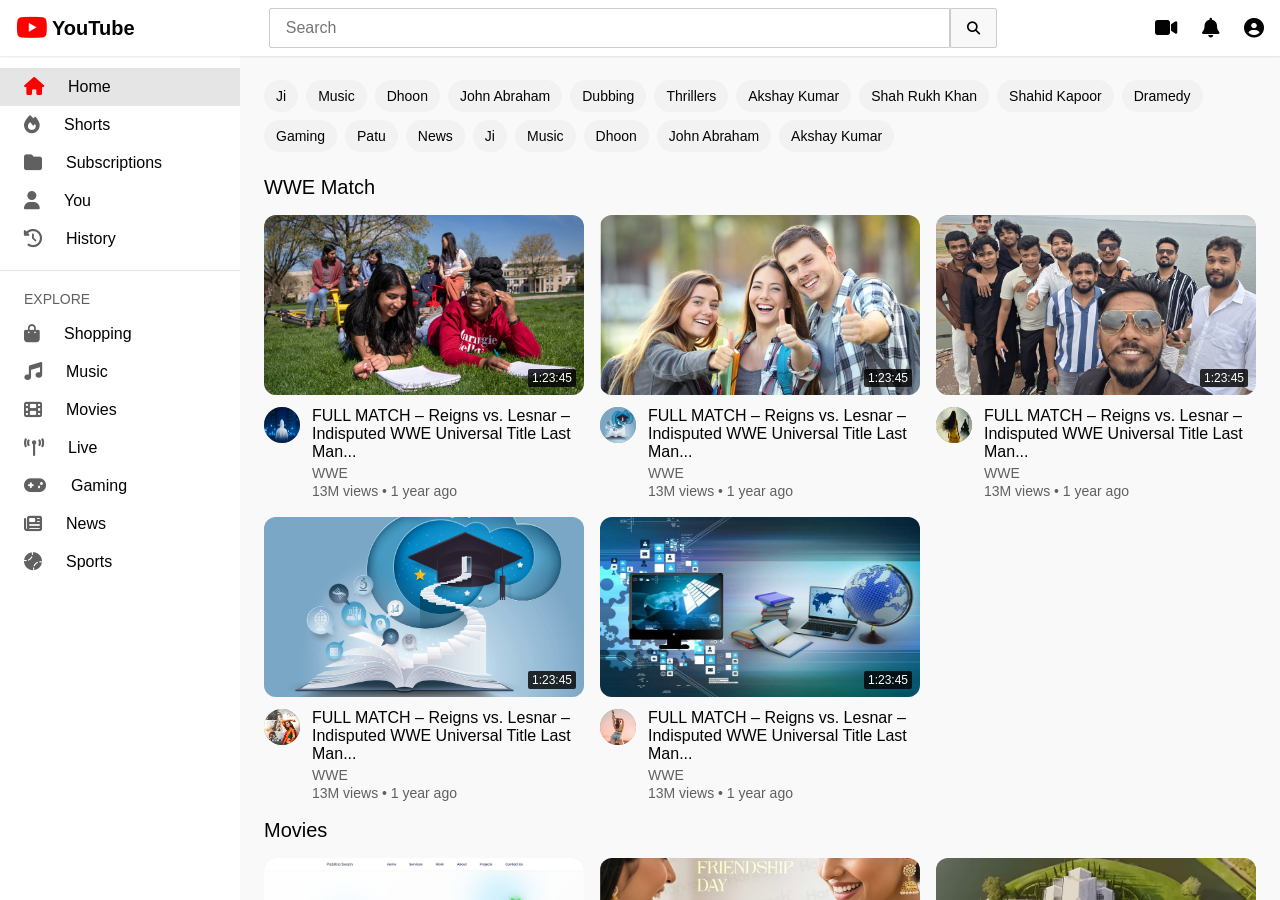
<file: youtube.html>
<!DOCTYPE html>
<html lang="en">

<head>
    <meta charset="UTF-8">
    <meta name="viewport" content="width=device-width, initial-scale=1.0">
    <title>YouTube Clone</title>
    <link rel="stylesheet" href="https://cdnjs.cloudflare.com/ajax/libs/font-awesome/6.4.0/css/all.min.css">
    <style>
        * {
            margin: 0;
            padding: 0;
            box-sizing: border-box;
            font-family: 'Roboto', Arial, sans-serif;
        }

        body {
            background-color: #f9f9f9;
            color: #030303;
        }

        /* Header Styles */
        header {
            display: flex;
            justify-content: space-between;
            align-items: center;
            padding: 0 16px;
            height: 56px;
            background-color: white;
            position: sticky;
            top: 0;
            z-index: 100;
            box-shadow: 0 1px 2px rgba(0, 0, 0, 0.1);
        }

        .logo-container {
            display: flex;
            align-items: center;
        }

        .logo {
            display: flex;
            align-items: center;
            cursor: pointer;
        }

        .logo i {
            color: #FF0000;
            font-size: 28px;
            margin-right: 4px;
        }

        .logo span {
            font-size: 20px;
            font-weight: bold;
        }

        .search-container {
            display: flex;
            align-items: center;
            flex: 0 1 728px;
            margin: 0 40px;
        }

        .search-container input {
            flex: 1;
            padding: 8px 16px;
            border: 1px solid #ccc;
            border-radius: 2px 0 0 2px;
            height: 40px;
            font-size: 16px;
        }

        .search-container button {
            height: 40px;
            border: 1px solid #ccc;
            background-color: #f8f8f8;
            border-radius: 0 2px 2px 0;
            padding: 0 16px;
            cursor: pointer;
        }

        .user-actions {
            display: flex;
            align-items: center;
        }

        .user-actions i {
            font-size: 20px;
            margin-left: 24px;
            cursor: pointer;
        }

        /* Main Content Layout */
        .container {
            display: flex;
            height: calc(100vh - 56px);
        }

        /* Sidebar Styles */
        .sidebar {
            width: 240px;
            background-color: white;
            overflow-y: auto;
            padding: 12px 0;
        }

        .sidebar-item {
            display: flex;
            align-items: center;
            padding: 10px 24px;
            cursor: pointer;
        }

        .sidebar-item:hover {
            background-color: #f2f2f2;
        }

        .sidebar-item i {
            font-size: 18px;
            margin-right: 24px;
            color: #606060;
        }

        .sidebar-item.active {
            background-color: #e5e5e5;
            font-weight: 500;
        }

        .sidebar-item.active i {
            color: #FF0000;
        }

        .sidebar-divider {
            height: 1px;
            background-color: #e5e5e5;
            margin: 12px 0;
        }

        .sidebar-heading {
            padding: 8px 24px;
            font-size: 14px;
            color: #606060;
            text-transform: uppercase;
        }

        /* Main Content Styles */
        .content {
            flex: 1;
            overflow-y: auto;
            padding: 24px;
        }

        .section-title {
            margin: 16px 0;
            font-size: 20px;
            font-weight: 500;
        }

        .videos-container {
            display: grid;
            grid-template-columns: repeat(auto-fill, minmax(300px, 1fr));
            gap: 16px;
        }

        .video-card {
            cursor: pointer;
            transition: transform 0.2s;
        }

        .video-card:hover {
            transform: translateY(-5px);
        }

        .thumbnail {
            position: relative;
            height: 0;
            padding-top: 56.25%;
            /* 16:9 Aspect Ratio */
            background-color: #ddd;
            border-radius: 12px;
            overflow: hidden;
        }

        .thumbnail img {
            position: absolute;
            top: 0;
            left: 0;
            width: 100%;
            height: 100%;
            object-fit: cover;
        }

        .video-duration {
            position: absolute;
            bottom: 8px;
            right: 8px;
            background-color: rgba(0, 0, 0, 0.8);
            color: white;
            padding: 2px 4px;
            border-radius: 2px;
            font-size: 12px;
        }

        .video-info {
            display: flex;
            margin-top: 12px;
        }

        .channel-icon {
            width: 36px;
            height: 36px;
            border-radius: 50%;
            background-color: #999;
            margin-right: 12px;
            flex-shrink: 0;
        }

        .video-details h3 {
            font-size: 16px;
            font-weight: 500;
            margin-bottom: 4px;
            display: -webkit-box;
            /* -webkit-line-clamp: 2; */
            -webkit-box-orient: vertical;
            overflow: hidden;
        }

        .video-details p {
            font-size: 14px;
            color: #606060;
            margin-bottom: 2px;
        }

        /* Search Suggestions */
        .search-suggestions {
            display: flex;
            flex-wrap: wrap;
            gap: 8px;
            margin-bottom: 24px;
        }

        .search-suggestion {
            background-color: #f2f2f2;
            padding: 8px 12px;
            border-radius: 18px;
            font-size: 14px;
            cursor: pointer;
        }

        .search-suggestion:hover {
            background-color: #e5e5e5;
        }

        /* Login Modal */
        .modal {
            display: none;
            position: fixed;
            top: 0;
            left: 0;
            width: 100%;
            height: 100%;
            background-color: rgba(0, 0, 0, 0.5);
            z-index: 1000;
            justify-content: center;
            align-items: center;
        }

        .modal-content {
            background-color: white;
            padding: 24px;
            border-radius: 8px;
            width: 400px;
            max-width: 90%;
        }

        .modal-header {
            display: flex;
            justify-content: space-between;
            align-items: center;
            margin-bottom: 16px;
        }

        .modal-header h2 {
            font-size: 20px;
        }

        .close-modal {
            font-size: 24px;
            cursor: pointer;
        }

        .form-group {
            margin-bottom: 16px;
        }

        .form-group label {
            display: block;
            margin-bottom: 8px;
            font-size: 14px;
        }

        .form-group input {
            width: 100%;
            padding: 10px;
            border: 1px solid #ddd;
            border-radius: 4px;
            font-size: 16px;
        }

        .login-button {
            width: 100%;
            padding: 10px;
            background-color: #FF0000;
            color: white;
            border: none;
            border-radius: 4px;
            font-size: 16px;
            cursor: pointer;
            margin-top: 16px;
        }

        /* .shorts{
   
} */
        /* Responsive Design */
        @media (max-width: 768px) {
            .sidebar {
                width: 72px;
            }

            .sidebar-item span {
                display: none;
            }

            .sidebar-item i {
                margin-right: 0;
            }

            .sidebar-heading,
            .sidebar-divider {
                display: none;
            }

            .search-container {
                margin: 0 12px;
            }
        }
    </style>
</head>

<body>
    <!-- Header -->
    <header>
        <div class="logo-container">
            <div class="logo">
                <i class="fab fa-youtube"></i>
                <span>YouTube</span>
            </div>
        </div>

        <div class="search-container">
            <input type="text" placeholder="Search">
            <button><i class="fas fa-search"></i></button>
        </div>

        <div class="user-actions">
            <i class="fas fa-video"></i>
            <i class="fas fa-bell"></i>
            <i class="fas fa-user-circle" id="login-button"></i>
        </div>
    </header>

    <!-- Main Content -->
    <div class="container">
        <!-- Sidebar -->
        <div class="sidebar">
            <div class="sidebar-item active">
                <i class="fas fa-home"></i>
                <span>Home</span>
            </div>
            <div class="sidebar-item">
                <i class="fas fa-fire"></i>
                <span>Shorts</span>
            </div>
            <div class="sidebar-item">
                <i class="fas fa-folder"></i>
                <span>Subscriptions</span>
            </div>
            <div class="sidebar-item">
                <i class="fas fa-user"></i>
                <span>You</span>
            </div>
            <div class="sidebar-item">
                <i class="fas fa-history"></i>
                <span>History</span>
            </div>

            <div class="sidebar-divider"></div>

            <div class="sidebar-heading">Explore</div>
            <div class="sidebar-item">
                <i class="fas fa-shopping-bag"></i>
                <span>Shopping</span>
            </div>
            <div class="sidebar-item">
                <i class="fas fa-music"></i>
                <span>Music</span>
            </div>
            <div class="sidebar-item">
                <i class="fas fa-film"></i>
                <span>Movies</span>
            </div>
            <div class="sidebar-item">
                <i class="fas fa-broadcast-tower"></i>
                <span>Live</span>
            </div>
            <div class="sidebar-item">
                <i class="fas fa-gamepad"></i>
                <span>Gaming</span>
            </div>
            <div class="sidebar-item">
                <i class="fas fa-newspaper"></i>
                <span>News</span>
            </div>
            <div class="sidebar-item">
                <i class="fas fa-baseball-ball"></i>
                <span>Sports</span>
            </div>
        </div>

        <!-- Content Area -->
        <div class="content">
            <!-- Search Suggestions -->
            <div class="search-suggestions">
                <div class="search-suggestion">Ji</div>
                <div class="search-suggestion">Music</div>
                <div class="search-suggestion">Dhoon</div>
                <div class="search-suggestion">John Abraham</div>
                <div class="search-suggestion">Dubbing</div>
                <div class="search-suggestion">Thrillers</div>
                <div class="search-suggestion">Akshay Kumar</div>
                <div class="search-suggestion">Shah Rukh Khan</div>
                <div class="search-suggestion">Shahid Kapoor</div>
                <div class="search-suggestion">Dramedy</div>
                <div class="search-suggestion">Gaming</div>
                <div class="search-suggestion">Patu</div>
                <div class="search-suggestion">News</div>
                <div class="search-suggestion">Ji</div>
                <div class="search-suggestion">Music</div>
                <div class="search-suggestion">Dhoon</div>
                <div class="search-suggestion">John Abraham</div>
                <div class="search-suggestion">Akshay Kumar</div>

            </div>

            <!-- Video Sections -->
            <h2 class="section-title">WWE Match</h2>
            <div class="row">
                <div class="videos-container">
                    <div class="video-card">
                        <div class="thumbnail">
                            <img src="./img/thumbnail/img1.jpg" alt="">
                            <div class="video-duration">1:23:45</div>
                        </div>
                        <div class="video-info">
                            <div class="channel-icon"><img src="img/icons/icon2.jpg" alt=""
                                    style="width: 100%; height: 100%; border-radius: 50%;"></div>
                            <div class="video-details">
                                <h3>FULL MATCH – Reigns vs. Lesnar – Indisputed WWE Universal Title Last Man...</h3>
                                <p>WWE</p>
                                <p>13M views • 1 year ago</p>
                            </div>
                        </div>
                    </div>
                    <div class="video-card">
                        <div class="thumbnail">
                            <img src="./img/thumbnail/img2.jpg" alt="">
                            <div class="video-duration">1:23:45</div>
                        </div>
                        <div class="video-info">
                            <div class="channel-icon">
                                <img src="img/icons/icon1.jpg" alt=""
                                    style="width: 100%; height: 100%; border-radius: 50%;">
                            </div>
                            <div class="video-details">
                                <h3>FULL MATCH – Reigns vs. Lesnar – Indisputed WWE Universal Title Last Man...</h3>
                                <p>WWE</p>
                                <p>13M views • 1 year ago</p>
                            </div>
                        </div>
                    </div>
                    <div class="video-card">
                        <div class="thumbnail">
                            <img src="./img/thumbnail/img4.jpg" alt="">
                            <div class="video-duration">1:23:45</div>
                        </div>
                        <div class="video-info">
                            <div class="channel-icon"><img src="img/icons/icon3.jpg" alt=""
                                    style="width: 100%; height: 100%; border-radius: 50%;"></div>
                            <div class="video-details">
                                <h3>FULL MATCH – Reigns vs. Lesnar – Indisputed WWE Universal Title Last Man...</h3>
                                <p>WWE</p>
                                <p>13M views • 1 year ago</p>
                            </div>
                        </div>
                    </div>
                    <div class="video-card">
                        <div class="thumbnail">
                            <img src="./img/thumbnail/img14.jpg" alt="">
                            <div class="video-duration">1:23:45</div>
                        </div>
                        <div class="video-info">
                            <div class="channel-icon"><img src="img/icons/icon4.jpg" alt=""
                                    style="width: 100%; height: 100%; border-radius: 50%;"></div>
                            <div class="video-details">
                                <h3>FULL MATCH – Reigns vs. Lesnar – Indisputed WWE Universal Title Last Man...</h3>
                                <p>WWE</p>
                                <p>13M views • 1 year ago</p>
                            </div>
                        </div>
                    </div>
                    <div class="video-card">
                        <div class="thumbnail">
                            <img src="./img/thumbnail/img15.jpg" alt="">
                            <div class="video-duration">1:23:45</div>
                        </div>
                        <div class="video-info">
                            <div class="channel-icon"><img src="img/icons/icon5.jpg" alt=""
                                    style="width: 100%; height: 100%; border-radius: 50%;"></div>
                            <div class="video-details">
                                <h3>FULL MATCH – Reigns vs. Lesnar – Indisputed WWE Universal Title Last Man...</h3>
                                <p>WWE</p>
                                <p>13M views • 1 year ago</p>
                            </div>
                        </div>
                    </div>
                </div>

                <!-- Shorts -->
                <!-- <h2 class="section-title">Shorts</h2>
                <div class="videos-container shorts">
                    <div class="video-card">
                        <div class="thumbnail">
                            <div style="background-color: #777;  width: 60%; height: 90%;"></div>
                            <div class="video-duration">0:45</div>
                        </div>
                        <div class="video-info">
                            <div class="channel-icon"><img src="img/thumbnail/p4.jpg" alt="" style="width: 100%; height: 100%; border-radius: 50%;"></div>
                            <div class="video-details">
                                <h3>Painting 3/1 Eye +1 CID 3/1 [Fat] US</h3>
                                <p>Unexpected 15% | CID | Episode 1159 | Riddle...</p>
                                <p>Sony WAH • 14M views • 1 year ago</p>
                            </div>
                        </div>
                    </div>
                </div> -->
                <!-- <div style="background-color: #666; width: 100%; height: 100%;"></div> -->
                <!-- Shorts/ -->

                <h2 class="section-title">Movies</h2>
                <div class="videos-container">
                    <div class="video-card">
                        <div class="thumbnail">
                            <img src="./img/thumbnail/projectimg07.png" alt="">
                            <div class="video-duration">2:15:30</div>
                        </div>
                        <div class="video-info">
                            <div class="channel-icon"><img src="img/thumbnail/p4.jpg" alt=""
                                    style="width: 100%; height: 100%; border-radius: 50%;"></div>
                            <div class="video-details">
                                <h3>Dragon (2025) | Pradip Ranganathan Hindi</h3>
                                <p>Outlook Action Movie | Full HD Movie</p>
                                <p>Nexavibe Cinema • 3M views • 4 days ago</p>
                            </div>
                        </div>
                    </div>
                    <div class="video-card">
                        <div class="thumbnail">
                            <img src="./img/thumbnail/img10.jpg" alt="">
                            <div class="video-duration">2:15:30</div>
                        </div>
                        <div class="video-info">
                            <div class="channel-icon"><img src="img/thumbnail/p4.jpg" alt=""
                                    style="width: 100%; height: 100%; border-radius: 50%;"></div>
                            <div class="video-details">
                                <h3>Dragon (2025) | Pradip Ranganathan Hindi</h3>
                                <p>Outlook Action Movie | Full HD Movie</p>
                                <p>Nexavibe Cinema • 3M views • 4 days ago</p>
                            </div>
                        </div>
                    </div>
                    <div class="video-card">
                        <div class="thumbnail">
                            <img src="./img/thumbnail/img19.JPG" alt="">
                            <div class="video-duration">2:15:30</div>
                        </div>
                        <div class="video-info">
                            <div class="channel-icon"><img src="img/thumbnail/p4.jpg" alt=""
                                    style="width: 100%; height: 100%; border-radius: 50%;"></div>
                            <div class="video-details">
                                <h3>Dragon (2025) | Pradip Ranganathan Hindi</h3>
                                <p>Outlook Action Movie | Full HD Movie</p>
                                <p>Nexavibe Cinema • 3M views • 4 days ago</p>
                            </div>
                        </div>
                    </div>
                    <div class="video-card">
                        <div class="thumbnail">
                            <img src="./img/thumbnail/projectimg17.JPG" alt="">
                            <div class="video-duration">2:15:30</div>
                        </div>
                        <div class="video-info">
                            <div class="channel-icon"><img src="img/thumbnail/p4.jpg" alt=""
                                    style="width: 100%; height: 100%; border-radius: 50%;"></div>
                            <div class="video-details">
                                <h3>Dragon (2025) | Pradip Ranganathan Hindi</h3>
                                <p>Outlook Action Movie | Full HD Movie</p>
                                <p>Nexavibe Cinema • 3M views • 4 days ago</p>
                            </div>
                        </div>
                    </div>
                    <div class="video-card">
                        <div class="thumbnail">
                            <img src="./img/thumbnail/projectimg16.JPG" alt="">
                            <div class="video-duration">2:15:30</div>
                        </div>
                        <div class="video-info">
                            <div class="channel-icon"><img src="img/thumbnail/p4.jpg" alt=""
                                    style="width: 100%; height: 100%; border-radius: 50%;"></div>
                            <div class="video-details">
                                <h3>Dragon (2025) | Pradip Ranganathan Hindi</h3>
                                <p>Outlook Action Movie | Full HD Movie</p>
                                <p>Nexavibe Cinema • 3M views • 4 days ago</p>
                            </div>
                        </div>
                    </div>
                    <div class="video-card">
                        <div class="thumbnail">
                            <img src="./img/thumbnail/img6.png" alt="">
                            <div class="video-duration">2:15:30</div>
                        </div>
                        <div class="video-info">
                            <div class="channel-icon"><img src="img/thumbnail/p4.jpg" alt=""
                                    style="width: 100%; height: 100%; border-radius: 50%;"></div>
                            <div class="video-details">
                                <h3>Dragon (2025) | Pradip Ranganathan Hindi</h3>
                                <p>Outlook Action Movie | Full HD Movie</p>
                                <p>Nexavibe Cinema • 3M views • 4 days ago</p>
                            </div>
                        </div>
                    </div>
                    <div class="video-card">
                        <div class="thumbnail">
                            <img src="./img/thumbnail/img11.jpg" alt="">
                            <div class="video-duration">2:15:30</div>
                        </div>
                        <div class="video-info">
                            <div class="channel-icon"><img src="img/thumbnail/p4.jpg" alt=""
                                    style="width: 100%; height: 100%; border-radius: 50%;"></div>
                            <div class="video-details">
                                <h3>Dragon (2025) | Pradip Ranganathan Hindi</h3>
                                <p>Outlook Action Movie | Full HD Movie</p>
                                <p>Nexavibe Cinema • 3M views • 4 days ago</p>
                            </div>
                        </div>
                    </div>
                    <div class="video-card">
                        <div class="thumbnail">
                            <img src="./img/thumbnail/img12.jpg" alt="">
                            <div class="video-duration">2:15:30</div>
                        </div>
                        <div class="video-info">
                            <div class="channel-icon"><img src="img/thumbnail/p4.jpg" alt=""
                                    style="width: 100%; height: 100%; border-radius: 50%;"></div>
                            <div class="video-details">
                                <h3>Dragon (2025) | Pradip Ranganathan Hindi</h3>
                                <p>Outlook Action Movie | Full HD Movie</p>
                                <p>Nexavibe Cinema • 3M views • 4 days ago</p>
                            </div>
                        </div>
                    </div>
                    <div class="video-card">
                        <div class="thumbnail">
                            <img src="./img/thumbnail/img13.jpg" alt="">
                            <div class="video-duration">2:15:30</div>
                        </div>
                        <div class="video-info">
                            <div class="channel-icon"><img src="img/thumbnail/p4.jpg" alt=""
                                    style="width: 100%; height: 100%; border-radius: 50%;"></div>
                            <div class="video-details">
                                <h3>Dragon (2025) | Pradip Ranganathan Hindi</h3>
                                <p>Outlook Action Movie | Full HD Movie</p>
                                <p>Nexavibe Cinema • 3M views • 4 days ago</p>
                            </div>
                        </div>
                    </div>
                    <div class="video-card">
                        <div class="thumbnail">
                            <img src="./img/thumbnail/img9.jpg" alt="">
                            <div class="video-duration">2:15:30</div>
                        </div>
                        <div class="video-info">
                            <div class="channel-icon"><img src="img/thumbnail/p4.jpg" alt=""
                                    style="width: 100%; height: 100%; border-radius: 50%;"></div>
                            <div class="video-details">
                                <h3>Dragon (2025) | Pradip Ranganathan Hindi</h3>
                                <p>Outlook Action Movie | Full HD Movie</p>
                                <p>Nexavibe Cinema • 3M views • 4 days ago</p>
                            </div>
                        </div>
                    </div>
                    <div class="video-card">
                        <div class="thumbnail">
                            <img src="./img/thumbnail/img8.png" alt="">
                            <div class="video-duration">2:15:30</div>
                        </div>
                        <div class="video-info">
                            <div class="channel-icon"><img src="img/thumbnail/p4.jpg" alt=""
                                    style="width: 100%; height: 100%; border-radius: 50%;"></div>
                            <div class="video-details">
                                <h3>Dragon (2025) | Pradip Ranganathan Hindi</h3>
                                <p>Outlook Action Movie | Full HD Movie</p>
                                <p>Nexavibe Cinema • 3M views • 4 days ago</p>
                            </div>
                        </div>
                    </div>
                    <div class="video-card">
                        <div class="thumbnail">
                            <img src="./img/thumbnail/img5.jpg" alt="">
                            <div class="video-duration">2:15:30</div>
                        </div>
                        <div class="video-info">
                            <div class="channel-icon"><img src="img/thumbnail/p4.jpg" alt=""
                                    style="width: 100%; height: 100%; border-radius: 50%;"></div>
                            <div class="video-details">
                                <h3>Dragon (2025) | Pradip Ranganathan Hindi</h3>
                                <p>Outlook Action Movie | Full HD Movie</p>
                                <p>Nexavibe Cinema • 3M views • 4 days ago</p>
                            </div>
                        </div>
                    </div>
                    <div class="video-card">
                        <div class="thumbnail">
                            <img src="./img/thumbnail/p1.jpg" alt="">
                            <div class="video-duration">2:15:30</div>
                        </div>
                        <div class="video-info">
                            <div class="channel-icon"><img src="img/thumbnail/p4.jpg" alt=""
                                    style="width: 100%; height: 100%; border-radius: 50%;"></div>
                            <div class="video-details">
                                <h3>Dragon (2025) | Pradip Ranganathan Hindi</h3>
                                <p>Outlook Action Movie | Full HD Movie</p>
                                <p>Nexavibe Cinema • 3M views • 4 days ago</p>
                            </div>
                        </div>
                    </div>
                    <div class="video-card">
                        <div class="thumbnail">
                            <img src="./img/thumbnail/sujan.jpg" alt="">
                            <div class="video-duration">2:15:30</div>
                        </div>
                        <div class="video-info">
                            <div class="channel-icon"><img src="img/thumbnail/p4.jpg" alt=""
                                    style="width: 100%; height: 100%; border-radius: 50%;"></div>
                            <div class="video-details">
                                <h3>Dragon (2025) | Pradip Ranganathan Hindi</h3>
                                <p>Outlook Action Movie | Full HD Movie</p>
                                <p>Nexavibe Cinema • 3M views • 4 days ago</p>
                            </div>
                        </div>
                    </div>
                    <div class="video-card">
                        <div class="thumbnail">
                            <img src="./img/thumbnail/p2.jpg" alt="">
                            <div class="video-duration">2:15:30</div>
                        </div>
                        <div class="video-info">
                            <div class="channel-icon"><img src="img/thumbnail/p4.jpg" alt=""
                                    style="width: 100%; height: 100%; border-radius: 50%;"></div>
                            <div class="video-details">
                                <h3>Dragon (2025) | Pradip Ranganathan Hindi</h3>
                                <p>Outlook Action Movie | Full HD Movie</p>
                                <p>Nexavibe Cinema • 3M views • 4 days ago</p>
                            </div>
                        </div>
                    </div>
                    <div class="video-card">
                        <div class="thumbnail">
                            <img src="./img/thumbnail/p3.jpg" alt="">
                            <div class="video-duration">2:15:30</div>
                        </div>
                        <div class="video-info">
                            <div class="channel-icon"><img src="img/thumbnail/p4.jpg" alt=""
                                    style="width: 100%; height: 100%; border-radius: 50%;"></div>
                            <div class="video-details">
                                <h3>Dragon (2025) | Pradip Ranganathan Hindi</h3>
                                <p>Outlook Action Movie | Full HD Movie</p>
                                <p>Nexavibe Cinema • 3M views • 4 days ago</p>
                            </div>
                        </div>
                    </div>
                    <div class="video-card">
                        <div class="thumbnail">
                            <img src="./img/thumbnail/p4.jpg" alt="">
                            <div class="video-duration">2:15:30</div>
                        </div>
                        <div class="video-info">
                            <div class="channel-icon"><img src="img/thumbnail/p4.jpg" alt=""
                                    style="width: 100%; height: 100%; border-radius: 50%;"></div>
                            <div class="video-details">
                                <h3>Dragon (2025) | Pradip Ranganathan Hindi</h3>
                                <p>Outlook Action Movie | Full HD Movie</p>
                                <p>Nexavibe Cinema • 3M views • 4 days ago</p>
                            </div>
                        </div>
                    </div>
                    <div class="video-card">
                        <div class="thumbnail">
                            <img src="./img/thumbnail/tesla.JPG" alt="">
                            <div class="video-duration">2:15:30</div>
                        </div>
                        <div class="video-info">
                            <div class="channel-icon"><img src="img/thumbnail/p4.jpg" alt=""
                                    style="width: 100%; height: 100%; border-radius: 50%;"></div>
                            <div class="video-details">
                                <h3>Dragon (2025) | Pradip Ranganathan Hindi</h3>
                                <p>Outlook Action Movie | Full HD Movie</p>
                                <p>Nexavibe Cinema • 3M views • 4 days ago</p>
                            </div>
                        </div>
                    </div>
                    <div class="video-card">
                        <div class="thumbnail">
                            <img src="./img/thumbnail/projectimg16.JPG" alt="">
                            <div class="video-duration">2:15:30</div>
                        </div>
                        <div class="video-info">
                            <div class="channel-icon"><img src="img/thumbnail/p4.jpg" alt=""
                                    style="width: 100%; height: 100%; border-radius: 50%;"></div>
                            <div class="video-details">
                                <h3>Dragon (2025) | Pradip Ranganathan Hindi</h3>
                                <p>Outlook Action Movie | Full HD Movie</p>
                                <p>Nexavibe Cinema • 3M views • 4 days ago</p>
                            </div>
                        </div>
                    </div>
                    <div class="video-card">
                        <div class="thumbnail">
                            <img src="./img/thumbnail/projectimg14.JPG" alt="">
                            <div class="video-duration">2:15:30</div>
                        </div>
                        <div class="video-info">
                            <div class="channel-icon"><img src="img/thumbnail/p4.jpg" alt=""
                                    style="width: 100%; height: 100%; border-radius: 50%;"></div>
                            <div class="video-details">
                                <h3>Dragon (2025) | Pradip Ranganathan Hindi</h3>
                                <p>Outlook Action Movie | Full HD Movie</p>
                                <p>Nexavibe Cinema • 3M views • 4 days ago</p>
                            </div>
                        </div>
                    </div>
                    <div class="video-card">
                        <div class="thumbnail">
                            <img src="./img/thumbnail/projectimg12.png" alt="">
                            <div class="video-duration">2:15:30</div>
                        </div>
                        <div class="video-info">
                            <div class="channel-icon"><img src="img/thumbnail/p4.jpg" alt=""
                                    style="width: 100%; height: 100%; border-radius: 50%;"></div>
                            <div class="video-details">
                                <h3>Dragon (2025) | Pradip Ranganathan Hindi</h3>
                                <p>Outlook Action Movie | Full HD Movie</p>
                                <p>Nexavibe Cinema • 3M views • 4 days ago</p>
                            </div>
                        </div>
                    </div>
                    <div class="video-card">
                        <div class="thumbnail">
                            <img src="./img/thumbnail/projectimg10.png" alt="">
                            <div class="video-duration">2:15:30</div>
                        </div>
                        <div class="video-info">
                            <div class="channel-icon"><img src="img/thumbnail/p4.jpg" alt=""
                                    style="width: 100%; height: 100%; border-radius: 50%;"></div>
                            <div class="video-details">
                                <h3>Dragon (2025) | Pradip Ranganathan Hindi</h3>
                                <p>Outlook Action Movie | Full HD Movie</p>
                                <p>Nexavibe Cinema • 3M views • 4 days ago</p>
                            </div>
                        </div>
                    </div>
                    <div class="video-card">
                        <div class="thumbnail">
                            <img src="./img/thumbnail/projectimg09.png" alt="">
                            <div class="video-duration">2:15:30</div>
                        </div>
                        <div class="video-info">
                            <div class="channel-icon"><img src="img/thumbnail/p4.jpg" alt=""
                                    style="width: 100%; height: 100%; border-radius: 50%;"></div>
                            <div class="video-details">
                                <h3>Dragon (2025) | Pradip Ranganathan Hindi</h3>
                                <p>Outlook Action Movie | Full HD Movie</p>
                                <p>Nexavibe Cinema • 3M views • 4 days ago</p>
                            </div>
                        </div>
                    </div>
                    <div class="video-card">
                        <div class="thumbnail">
                            <img src="./img/thumbnail/projectimg08.png" alt="">
                            <div class="video-duration">2:15:30</div>
                        </div>
                        <div class="video-info">
                            <div class="channel-icon"><img src="img/thumbnail/p4.jpg" alt=""
                                    style="width: 100%; height: 100%; border-radius: 50%;"></div>
                            <div class="video-details">
                                <h3>Dragon (2025) | Pradip Ranganathan Hindi</h3>
                                <p>Outlook Action Movie | Full HD Movie</p>
                                <p>Nexavibe Cinema • 3M views • 4 days ago</p>
                            </div>
                        </div>
                    </div>
                    <div class="video-card">
                        <div class="thumbnail">
                            <img src="./img/thumbnail/img20.JPG" alt="">
                            <div class="video-duration">2:15:30</div>
                        </div>
                        <div class="video-info">
                            <div class="channel-icon"><img src="img/thumbnail/p4.jpg" alt=""
                                    style="width: 100%; height: 100%; border-radius: 50%;"></div>
                            <div class="video-details">
                                <h3>Dragon (2025) | Pradip Ranganathan Hindi</h3>
                                <p>Outlook Action Movie | Full HD Movie</p>
                                <p>Nexavibe Cinema • 3M views • 4 days ago</p>
                            </div>
                        </div>
                    </div>
                    <div class="video-card">
                        <div class="thumbnail">
                            <img src="./img/thumbnail/img18.jpg" alt="">
                            <div class="video-duration">2:15:30</div>
                        </div>
                        <div class="video-info">
                            <div class="channel-icon"><img src="img/thumbnail/p4.jpg" alt=""
                                    style="width: 100%; height: 100%; border-radius: 50%;"></div>
                            <div class="video-details">
                                <h3>Dragon (2025) | Pradip Ranganathan Hindi</h3>
                                <p>Outlook Action Movie | Full HD Movie</p>
                                <p>Nexavibe Cinema • 3M views • 4 days ago</p>
                            </div>
                        </div>
                    </div>
                    <div class="video-card">
                        <div class="thumbnail">
                            <img src="./img/thumbnail/img17.jpg" alt="">
                            <div class="video-duration">2:15:30</div>
                        </div>
                        <div class="video-info">
                            <div class="channel-icon"><img src="img/thumbnail/p4.jpg" alt=""
                                    style="width: 100%; height: 100%; border-radius: 50%;"></div>
                            <div class="video-details">
                                <h3>Dragon (2025) | Pradip Ranganathan Hindi</h3>
                                <p>Outlook Action Movie | Full HD Movie</p>
                                <p>Nexavibe Cinema • 3M views • 4 days ago</p>
                            </div>
                        </div>
                    </div>
                    <div class="video-card">
                        <div class="thumbnail">
                            <img src="./img/thumbnail/img16.jpg" alt="">
                            <div class="video-duration">2:15:30</div>
                        </div>
                        <div class="video-info">
                            <div class="channel-icon"><img src="img/thumbnail/p4.jpg" alt=""
                                    style="width: 100%; height: 100%; border-radius: 50%;"></div>
                            <div class="video-details">
                                <h3>Dragon (2025) | Pradip Ranganathan Hindi</h3>
                                <p>Outlook Action Movie | Full HD Movie</p>
                                <p>Nexavibe Cinema • 3M views • 4 days ago</p>
                            </div>
                        </div>
                    </div>
                    <div class="video-card">
                        <div class="thumbnail">
                            <img src="./img/thumbnail/img3.webp" alt="">
                            <div class="video-duration">2:15:30</div>
                        </div>
                        <div class="video-info">
                            <div class="channel-icon"><img src="img/thumbnail/p4.jpg" alt=""
                                    style="width: 100%; height: 100%; border-radius: 50%;"></div>
                            <div class="video-details">
                                <h3>Dragon (2025) | Pradip Ranganathan Hindi</h3>
                                <p>Outlook Action Movie | Full HD Movie</p>
                                <p>Nexavibe Cinema • 3M views • 4 days ago</p>
                            </div>
                        </div>
                    </div>
                </div>

                <!-- Login Modal -->
                <div class="modal" id="login-modal">
                    <div class="modal-content">
                        <div class="modal-header">
                            <h2>Sign in</h2>
                            <span class="close-modal">&times;</span>
                        </div>
                        <p>Sign in to like videos, comment, and subscribe.</p>
                        <form id="login-form">
                            <div class="form-group">
                                <label for="email">Email</label>
                                <input type="email" id="email" name="email" required>
                            </div>
                            <div class="form-group">
                                <label for="password">Password</label>
                                <input type="password" id="password" name="password" required>
                            </div>
                            <button type="submit" class="login-button">Sign in</button>
                        </form>
                    </div>
                </div>

                <script>
                    // Login Modal Functionality
                    const loginButton = document.getElementById('login-button');
                    const loginModal = document.getElementById('login-modal');
                    const closeModal = document.querySelector('.close-modal');
                    const loginForm = document.getElementById('login-form');

                    loginButton.addEventListener('click', () => {
                        loginModal.style.display = 'flex';
                    });

                    closeModal.addEventListener('click', () => {
                        loginModal.style.display = 'none';
                    });

                    window.addEventListener('click', (e) => {
                        if (e.target === loginModal) {
                            loginModal.style.display = 'none';
                        }
                    });

                    loginForm.addEventListener('submit', (e) => {
                        e.preventDefault();
                        const email = document.getElementById('email').value;
                        const password = document.getElementById('password').value;

                        // In a real application, this would send data to a PHP backend
                        alert(`Login attempted with email: ${email}`);

                        // For demonstration purposes, just close the modal
                        loginModal.style.display = 'none';
                    });

                    // Sidebar item selection
                    const sidebarItems = document.querySelectorAll('.sidebar-item');
                    sidebarItems.forEach(item => {
                        item.addEventListener('click', () => {
                            sidebarItems.forEach(i => i.classList.remove('active'));
                            item.classList.add('active');
                        });
                    });

                    // Search functionality
                    const searchInput = document.querySelector('.search-container input');
                    const searchButton = document.querySelector('.search-container button');

                    searchButton.addEventListener('click', () => {
                        performSearch(searchInput.value);
                    });

                    searchInput.addEventListener('keypress', (e) => {
                        if (e.key === 'Enter') {
                            performSearch(searchInput.value);
                        }
                    });

                    function performSearch(query) {
                        if (query.trim() !== '') {
                            alert(`Searching for: ${query}`);
                            // In a real application, this would redirect to search results
                        }
                    }

                    // Search suggestions
                    const searchSuggestions = document.querySelectorAll('.search-suggestion');
                    searchSuggestions.forEach(suggestion => {
                        suggestion.addEventListener('click', () => {
                            searchInput.value = suggestion.textContent;
                            performSearch(suggestion.textContent);
                        });
                    });
                </script>
</body>

</html>
</file>
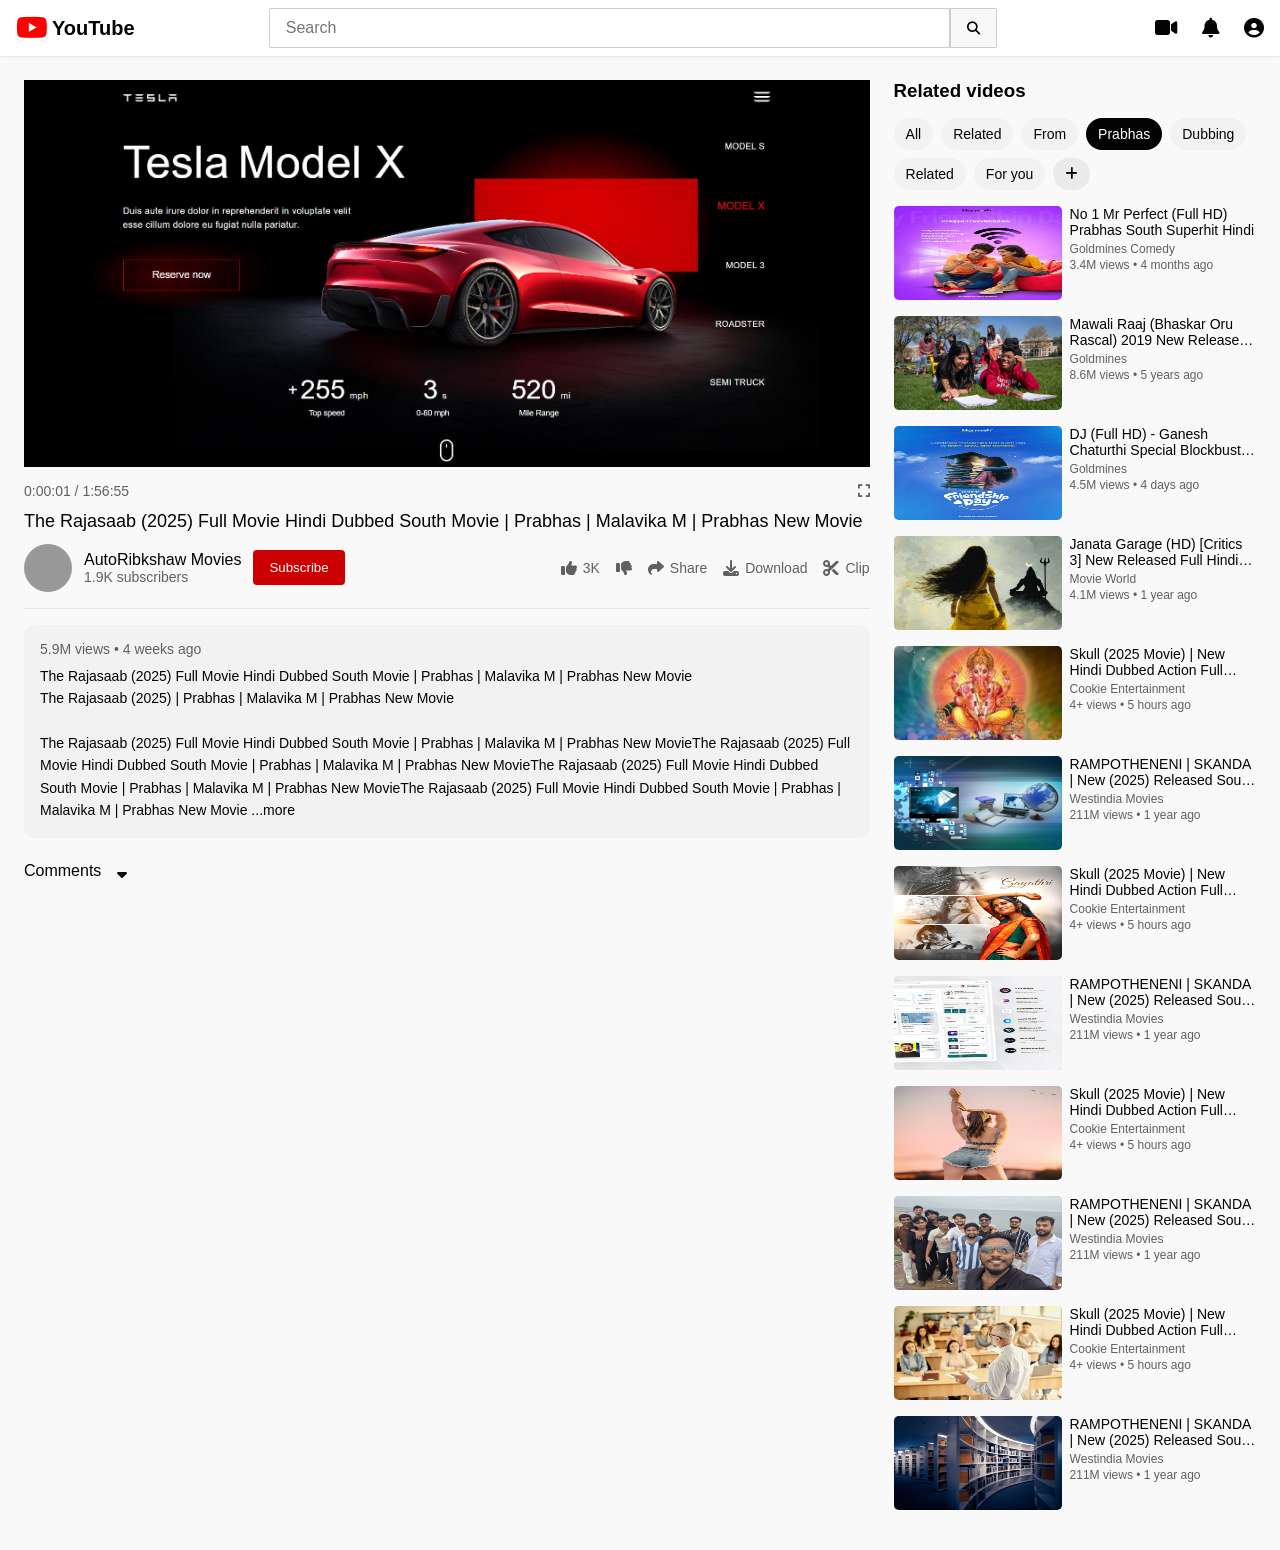
<file: youtube_plya.html>
<!DOCTYPE html>
<html lang="en">

<head>
    <meta charset="UTF-8">
    <meta name="viewport" content="width=device-width, initial-scale=1.0">
    <title>The Rajasaab (2025) - YouTube</title>
    <link rel="stylesheet" href="https://cdnjs.cloudflare.com/ajax/libs/font-awesome/6.4.0/css/all.min.css">
    <style>
        * {
            margin: 0;
            padding: 0;
            box-sizing: border-box;
            font-family: 'Roboto', Arial, sans-serif;
        }

        body {
            background-color: #f9f9f9;
            color: #030303;
        }

        /* Header Styles */
        header {
            display: flex;
            justify-content: space-between;
            align-items: center;
            padding: 0 16px;
            height: 56px;
            background-color: white;
            position: sticky;
            top: 0;
            z-index: 100;
            box-shadow: 0 1px 2px rgba(0, 0, 0, 0.1);
        }

        .logo-container {
            display: flex;
            align-items: center;
        }

        .logo {
            display: flex;
            align-items: center;
            cursor: pointer;
        }

        .logo i {
            color: #FF0000;
            font-size: 28px;
            margin-right: 4px;
        }

        .logo span {
            font-size: 20px;
            font-weight: bold;
        }

        .search-container {
            display: flex;
            align-items: center;
            flex: 0 1 728px;
            margin: 0 40px;
        }

        .search-container input {
            flex: 1;
            padding: 8px 16px;
            border: 1px solid #ccc;
            border-radius: 2px 0 0 2px;
            height: 40px;
            font-size: 16px;
        }

        .search-container button {
            height: 40px;
            border: 1px solid #ccc;
            background-color: #f8f8f8;
            border-radius: 0 2px 2px 0;
            padding: 0 16px;
            cursor: pointer;
        }

        .user-actions {
            display: flex;
            align-items: center;
        }

        .user-actions i {
            font-size: 20px;
            margin-left: 24px;
            cursor: pointer;
        }

        /* Main Content Layout */
        .container {
            display: flex;
            padding: 24px;
            gap: 24px;
        }

        /* Video Player Section */
        .video-container {
            flex: 7;
        }

        .video-player {
            width: 100%;
            background-color: #000;
            height: 0;
            padding-top: 56.25%;
            /* 16:9 Aspect Ratio */
            position: relative;
            border-radius: 12px;
            overflow: hidden;
        }

        .video-player iframe {
            position: absolute;
            top: 0;
            left: 0;
            width: 100%;
            height: 100%;
        }

        .video-controls {
            display: flex;
            align-items: center;
            justify-content: space-between;
            margin-top: 12px;
            color: #606060;
            font-size: 14px;
        }

        .video-title {
            font-size: 18px;
            font-weight: 500;
            margin: 12px 0;
        }

        .video-actions {
            display: flex;
            justify-content: space-between;
            border-bottom: 1px solid #e5e5e5;
            padding-bottom: 16px;
            margin-bottom: 16px;
        }

        .channel-info {
            display: flex;
            align-items: center;
            gap: 12px;
        }

        .channel-icon {
            width: 48px;
            height: 48px;
            border-radius: 50%;
            background-color: #999;
            flex-shrink: 0;
        }

        .channel-details h3 {
            font-size: 16px;
            font-weight: 500;
        }

        .channel-details p {
            font-size: 14px;
            color: #606060;
        }

        .subscribe-btn {
            background-color: #CC0000;
            color: white;
            border: none;
            padding: 10px 16px;
            border-radius: 4px;
            font-weight: 500;
            cursor: pointer;
        }

        .action-buttons {
            display: flex;
            align-items: center;
            gap: 16px;
        }

        .action-btn {
            display: flex;
            align-items: center;
            gap: 6px;
            background: none;
            border: none;
            color: #606060;
            cursor: pointer;
            font-size: 14px;
            font-weight: 500;
        }

        .action-btn i {
            font-size: 16px;
        }

        .video-description {
            background-color: #f2f2f2;
            padding: 16px;
            border-radius: 10px;
            margin-bottom: 24px;
        }

        .video-stats {
            font-size: 14px;
            color: #606060;
            margin-bottom: 8px;
            font-weight: 500;
        }

        .video-description-text {
            font-size: 14px;
            line-height: 1.6;
        }

        .comments-section {
            margin-top: 24px;
        }

        .comments-header {
            display: flex;
            align-items: center;
            gap: 16px;
            margin-bottom: 16px;
        }

        .comments-sort {
            font-weight: 500;
            font-size: 16px;
        }

        /* Related Videos Section */
        .related-videos {
            flex: 3;
        }

        .related-header {
            display: flex;
            gap: 16px;
            margin-bottom: 16px;
        }

        .related-tabs {
            display: flex;
            gap: 8px;
            margin-bottom: 16px;
            flex-wrap: wrap;
        }

        .related-tab {
            background-color: #f2f2f2;
            padding: 8px 12px;
            border-radius: 18px;
            font-size: 14px;
            cursor: pointer;
        }

        .related-tab.active {
            background-color: #030303;
            color: white;
        }

        .related-video {
            display: flex;
            gap: 8px;
            margin-bottom: 16px;
            cursor: pointer;
        }

        .related-thumbnail {
            width: 168px;
            height: 94px;
            background-color: #ddd;
            border-radius: 4px;
            flex-shrink: 0;
        }

        .related-details h4 {
            font-size: 14px;
            font-weight: 500;
            margin-bottom: 4px;
            display: -webkit-box;
            -webkit-line-clamp: 2;
            -webkit-box-orient: vertical;
            overflow: hidden;
        }

        .related-details p {
            font-size: 12px;
            color: #606060;
            margin-bottom: 2px;
        }

        /* Responsive Design */
        @media (max-width: 1200px) {
            .container {
                flex-direction: column;
            }

            .related-videos {
                margin-top: 24px;
            }
        }

        @media (max-width: 768px) {
            .search-container {
                margin: 0 12px;
            }

            .video-actions {
                flex-direction: column;
                gap: 16px;
            }

            .action-buttons {
                width: 100%;
                justify-content: space-between;
            }
        }
    </style>
</head>

<body>
    <!-- Header -->
    <header>
        <div class="logo-container">
            <div class="logo">
                <i class="fab fa-youtube"></i>
                <span>YouTube</span>
            </div>
        </div>

        <div class="search-container">
            <input type="text" placeholder="Search">
            <button><i class="fas fa-search"></i></button>
        </div>

        <div class="user-actions">
            <i class="fas fa-video"></i>
            <i class="fas fa-bell"></i>
            <i class="fas fa-user-circle"></i>
        </div>
    </header>

    <!-- Main Content -->
    <div class="container">
        <!-- Video Player Section -->
        <div class="video-container">
            <img src="./img/thumbnail/tesla.JPG" alt="" style="width: 100%;">

            <div class="video-controls">
                <div class="progress-time">0:00 / 1:56:55</div>
                <div class="other-controls">
                    <i class="fas fa-expand"></i>
                </div>
            </div>

            <h1 class="video-title">The Rajasaab (2025) Full Movie Hindi Dubbed South Movie | Prabhas | Malavika M |
                Prabhas New Movie</h1>

            <div class="video-actions">
                <div class="channel-info">
                    <div class="channel-icon"></div>
                    <div class="channel-details">
                        <h3>AutoRibkshaw Movies</h3>
                        <p>1.9K subscribers</p>
                    </div>
                    <button class="subscribe-btn">Subscribe</button>
                </div>

                <div class="action-buttons">
                    <button class="action-btn">
                        <i class="fas fa-thumbs-up"></i>
                        <span>3K</span>
                    </button>
                    <button class="action-btn">
                        <i class="fas fa-thumbs-down"></i>
                    </button>
                    <button class="action-btn">
                        <i class="fas fa-share"></i>
                        <span>Share</span>
                    </button>
                    <button class="action-btn">
                        <i class="fas fa-download"></i>
                        <span>Download</span>
                    </button>
                    <button class="action-btn">
                        <i class="fas fa-scissors"></i>
                        <span>Clip</span>
                    </button>
                </div>
            </div>

            <div class="video-description">
                <p class="video-stats">5.9M views • 4 weeks ago</p>
                <p class="video-description-text">
                    The Rajasaab (2025) Full Movie Hindi Dubbed South Movie | Prabhas | Malavika M | Prabhas New
                    Movie<br>
                    The Rajasaab (2025) | Prabhas | Malavika M | Prabhas New
                    Movie<br><br>
                     The Rajasaab (2025) Full Movie Hindi Dubbed South Movie | Prabhas | Malavika M | Prabhas New MovieThe Rajasaab (2025) Full Movie Hindi Dubbed South Movie | Prabhas | Malavika M | Prabhas New MovieThe Rajasaab (2025) Full Movie Hindi Dubbed South Movie | Prabhas | Malavika M | Prabhas New MovieThe Rajasaab (2025) Full Movie Hindi Dubbed South Movie | Prabhas | Malavika M | Prabhas New Movie
                    ...more
                </p>
            </div>

            <div class="comments-section">
                <div class="comments-header">
                    <h3 class="comments-sort">Comments</h3>
                    <i class="fas fa-sort-down"></i>
                </div>
                <!-- Comments would go here -->
            </div>
        </div>

        <!-- Related Videos Section -->
        <div class="related-videos">
            <div class="related-header">
                <h3>Related videos</h3>
            </div>

            <div class="related-tabs">
                <div class="related-tab">All</div>
                <div class="related-tab">Related</div>
                <div class="related-tab">From</div>
                <div class="related-tab active">Prabhas</div>
                <div class="related-tab">Dubbing</div>
                <div class="related-tab">Related</div>
                <div class="related-tab">For you</div>
                <div class="related-tab" style="background-color: #eaeaea;">
                    <i class="fas fa-plus"></i>
                </div>
            </div>

            <div class="related-video">
                <div class="related-thumbnail"><img src="./img/thumbnail/img11.jpg" alt=""
                        style="width: 100%; height: 100%; border-radius: 5px;">

                </div>
                <div class="related-details">
                    <h4>No 1 Mr Perfect (Full HD) Prabhas South Superhit Hindi</h4>
                    <p>Goldmines Comedy</p>
                    <p>3.4M views • 4 months ago</p>
                </div>
            </div>

            <div class="related-video">
                <div class="related-thumbnail"><img src="./img/thumbnail/img1.jpg" alt=""
                        style="width: 100%; height: 100%; border-radius: 5px;"></div>
                <div class="related-details">
                    <h4>Mawali Raaj (Bhaskar Oru Rascal) 2019 New Released Full Hindi Dubbed</h4>
                    <p>Goldmines</p>
                    <p>8.6M views • 5 years ago</p>
                </div>
            </div>

            <div class="related-video">
                <div class="related-thumbnail"><img src="./img/thumbnail/img12.jpg" alt=""
                        style="width: 100%; height: 100%; border-radius: 5px;"></div>
                <div class="related-details">
                    <h4>DJ (Full HD) - Ganesh Chaturthi Special Blockbuster Movie | Allu Arjun</h4>
                    <p>Goldmines</p>
                    <p>4.5M views • 4 days ago</p>
                </div>
            </div>

            <div class="related-video">
                <div class="related-thumbnail"><img src="./img/thumbnail/p1.jpg" alt=""
                        style="width: 100%; height: 100%; border-radius: 5px;"></div>
                <div class="related-details">
                    <h4>Janata Garage (HD) [Critics 3] New Released Full Hindi Dubbed Movie</h4>
                    <p>Movie World</p>
                    <p>4.1M views • 1 year ago</p>
                </div>
            </div>

            <div class="related-video">
                <div class="related-thumbnail"><img src="./img/thumbnail/img5.jpg" alt=""
                        style="width: 100%; height: 100%; border-radius: 5px;"></div>
                <div class="related-details">
                    <h4>Skull (2025 Movie) | New Hindi Dubbed Action Full Movie | Prabhas</h4>
                    <p>Cookie Entertainment</p>
                    <p>4+ views • 5 hours ago</p>
                </div>
            </div>

            <div class="related-video">
                <div class="related-thumbnail"><img src="./img/thumbnail/img15.jpg" alt=""
                        style="width: 100%; height: 100%; border-radius: 5px;"></div>
                <div class="related-details">
                    <h4>RAMPOTHENENI | SKANDA | New (2025) Released South Indian Hindi Dubbed Movie</h4>
                    <p>Westindia Movies</p>
                    <p>211M views • 1 year ago</p>
                </div>
            </div>
             <div class="related-video">
                <div class="related-thumbnail"><img src="./img/thumbnail/p2.jpg" alt=""
                        style="width: 100%; height: 100%; border-radius: 5px;"></div>
                <div class="related-details">
                    <h4>Skull (2025 Movie) | New Hindi Dubbed Action Full Movie | Prabhas</h4>
                    <p>Cookie Entertainment</p>
                    <p>4+ views • 5 hours ago</p>
                </div>
            </div>

            <div class="related-video">
                <div class="related-thumbnail"><img src="./img/thumbnail/p3.jpg" alt=""
                        style="width: 100%; height: 100%; border-radius: 5px;"></div>
                <div class="related-details">
                    <h4>RAMPOTHENENI | SKANDA | New (2025) Released South Indian Hindi Dubbed Movie</h4>
                    <p>Westindia Movies</p>
                    <p>211M views • 1 year ago</p>
                </div>
            </div> <div class="related-video">
                <div class="related-thumbnail"><img src="./img/thumbnail/p4.jpg" alt=""
                        style="width: 100%; height: 100%; border-radius: 5px;"></div>
                <div class="related-details">
                    <h4>Skull (2025 Movie) | New Hindi Dubbed Action Full Movie | Prabhas</h4>
                    <p>Cookie Entertainment</p>
                    <p>4+ views • 5 hours ago</p>
                </div>
            </div>

            <div class="related-video">
                <div class="related-thumbnail"><img src="./img/thumbnail/img4.jpg" alt=""
                        style="width: 100%; height: 100%; border-radius: 5px;"></div>
                <div class="related-details">
                    <h4>RAMPOTHENENI | SKANDA | New (2025) Released South Indian Hindi Dubbed Movie</h4>
                    <p>Westindia Movies</p>
                    <p>211M views • 1 year ago</p>
                </div>
            </div> <div class="related-video">
                <div class="related-thumbnail"><img src="./img/thumbnail/img7.jpg" alt=""
                        style="width: 100%; height: 100%; border-radius: 5px;"></div>
                <div class="related-details">
                    <h4>Skull (2025 Movie) | New Hindi Dubbed Action Full Movie | Prabhas</h4>
                    <p>Cookie Entertainment</p>
                    <p>4+ views • 5 hours ago</p>
                </div>
            </div>

            <div class="related-video">
                <div class="related-thumbnail"><img src="./img/thumbnail/img8.png" alt=""
                        style="width: 100%; height: 100%; border-radius: 5px;"></div>
                <div class="related-details">
                    <h4>RAMPOTHENENI | SKANDA | New (2025) Released South Indian Hindi Dubbed Movie</h4>
                    <p>Westindia Movies</p>
                    <p>211M views • 1 year ago</p>
                </div>
            </div>
        </div>
    </div>

    <script>
        // Video progress simulation
        const progressTime = document.querySelector('.progress-time');
        let currentTime = 0;
        const totalTime = 7015; // 1:56:55 in seconds

        function updateProgress() {
            if (currentTime < totalTime) {
                currentTime += 1;

                const hours = Math.floor(currentTime / 3600);
                const minutes = Math.floor((currentTime % 3600) / 60);
                const seconds = currentTime % 60;

                const totalHours = Math.floor(totalTime / 3600);
                const totalMinutes = Math.floor((totalTime % 3600) / 60);
                const totalSeconds = totalTime % 60;

                progressTime.textContent =
                    `${hours}:${minutes.toString().padStart(2, '0')}:${seconds.toString().padStart(2, '0')} / ${totalHours}:${totalMinutes.toString().padStart(2, '0')}:${totalSeconds.toString().padStart(2, '0')}`;
            }
        }

        setInterval(updateProgress, 1000);

        // Like button functionality
        const likeButton = document.querySelector('.action-btn:first-child');
        let likes = 3000;
        let liked = false;

        likeButton.addEventListener('click', () => {
            if (!liked) {
                likes += 1;
                likeButton.style.color = '#065fd4';
                liked = true;
            } else {
                likes -= 1;
                likeButton.style.color = '#606060';
                liked = false;
            }
            likeButton.querySelector('span').textContent = formatCount(likes);
        });

        function formatCount(num) {
            if (num >= 1000000) {
                return (num / 1000000).toFixed(1) + 'M';
            } else if (num >= 1000) {
                return (num / 1000).toFixed(1) + 'K';
            }
            return num;
        }

        // Subscribe button functionality
        const subscribeButton = document.querySelector('.subscribe-btn');
        let subscribed = false;

        subscribeButton.addEventListener('click', () => {
            if (!subscribed) {
                subscribeButton.textContent = 'Subscribed';
                subscribeButton.style.backgroundColor = '#606060';
                subscribed = true;
            } else {
                subscribeButton.textContent = 'Subscribe';
                subscribeButton.style.backgroundColor = '#CC0000';
                subscribed = false;
            }
        });

        // Related tabs functionality
        const relatedTabs = document.querySelectorAll('.related-tab');

        relatedTabs.forEach(tab => {
            tab.addEventListener('click', () => {
                relatedTabs.forEach(t => t.classList.remove('active'));
                tab.classList.add('active');
            });
        });
    </script>
</body>

</html>
</file>
